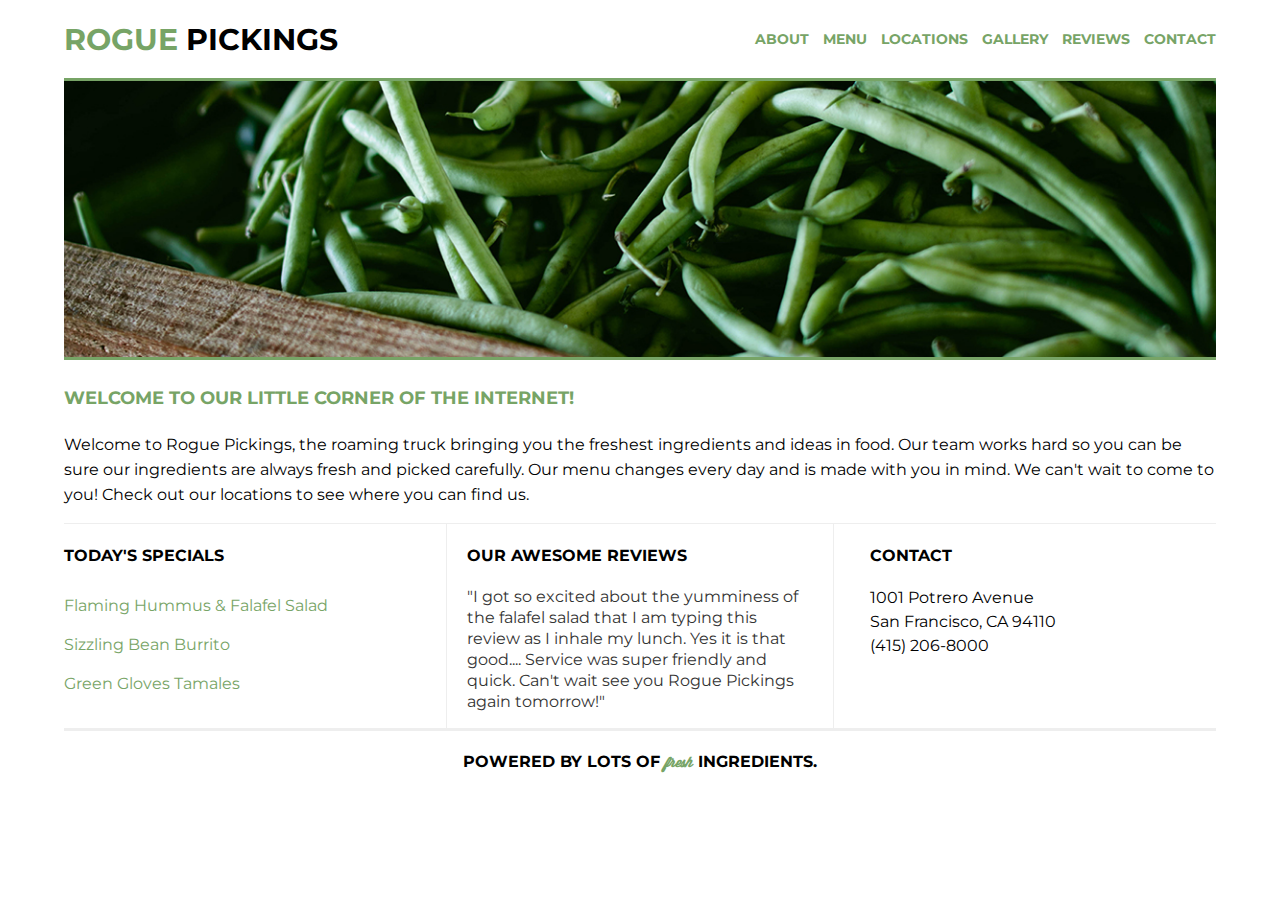
<file: projects/rogue/index.html>
<!doctype html>
<html>
    <head>
        <meta charset="utf-8">
        <meta http-equiv="x-ua-compatible" content="ie=edge">
        <title>Rogue Pickings | Brush Up Those Skills!</title>
        <meta name="viewport" content="width=device-width, initial-scale=1, shrink-to-fit=no">
        <link rel="stylesheet" href="css/normalize.css">
        <link rel="stylesheet" href="css/main.css">
        <link href="https://fonts.googleapis.com/css?family=Montserrat:400,700" rel="stylesheet">
    </head>
    <body>
        <div class="container">
            <header>
                <h1><span>rogue</span> pickings</h1>
                <nav>
                    <ul>
                        <li>
                            <a href="">About</a>
                        </li>
                        <li>
                            <a href="">Menu</a>
                        </li>
                        <li>
                            <a href="">Locations</a>
                        </li>
                        <li>
                            <a href="">Gallery</a>
                        </li>
                        <li>
                            <a href="">Reviews</a>
                        </li>
                        <li>
                            <a href="">Contact</a>
                        </li>
                    </ul>
                </nav>
            </header>
            <section class="top-section">
                <div class="main-image"><img src="img/download.jpg" alt="green beans" /></div>
                <div class="main-title">
                    <h3>Welcome to our little corner of the internet!</h3>
                    <p>Welcome to Rogue Pickings, the roaming truck bringing you the freshest ingredients and ideas in food. Our team works hard so you can be sure our ingredients are always fresh and picked carefully. Our menu changes every day and is made with you in mind. We can't wait to come to you! Check out our locations to see where you can find us.</p>
                </div>
            </section>
            <section class="bottom-section">
                <div class="section-one">
                    <h4>Today's Specials</h4>
                    <ul class="menu">
                        <li>Flaming Hummus &amp; Falafel Salad</li>
                        <li>Sizzling Bean Burrito</li>
                        <li>Green Gloves Tamales</li>
                    </ul>
                </div>
                <div class="section-two">
                    <h4>Our Awesome Reviews</h4>
                    <p class="reviews">"I got so excited about the yumminess of the falafel salad that I am typing this review as I inhale my lunch. Yes it is that good.... Service was super friendly and quick. Can't wait see you Rogue Pickings again tomorrow!"</p>
                </div>
                <div class="section-three"><h4>Contact</h4>
                    <p class="address">1001 Potrero Avenue<br>
                        San Francisco, CA 94110<br>
                        (415) 206-8000 </p>
                </div>
            </section>
            <footer>
                <h4>Powered by lots of <span>fresh</span> ingredients.</h4>
            </footer>
        </div>
    </body>
</html>
</file>
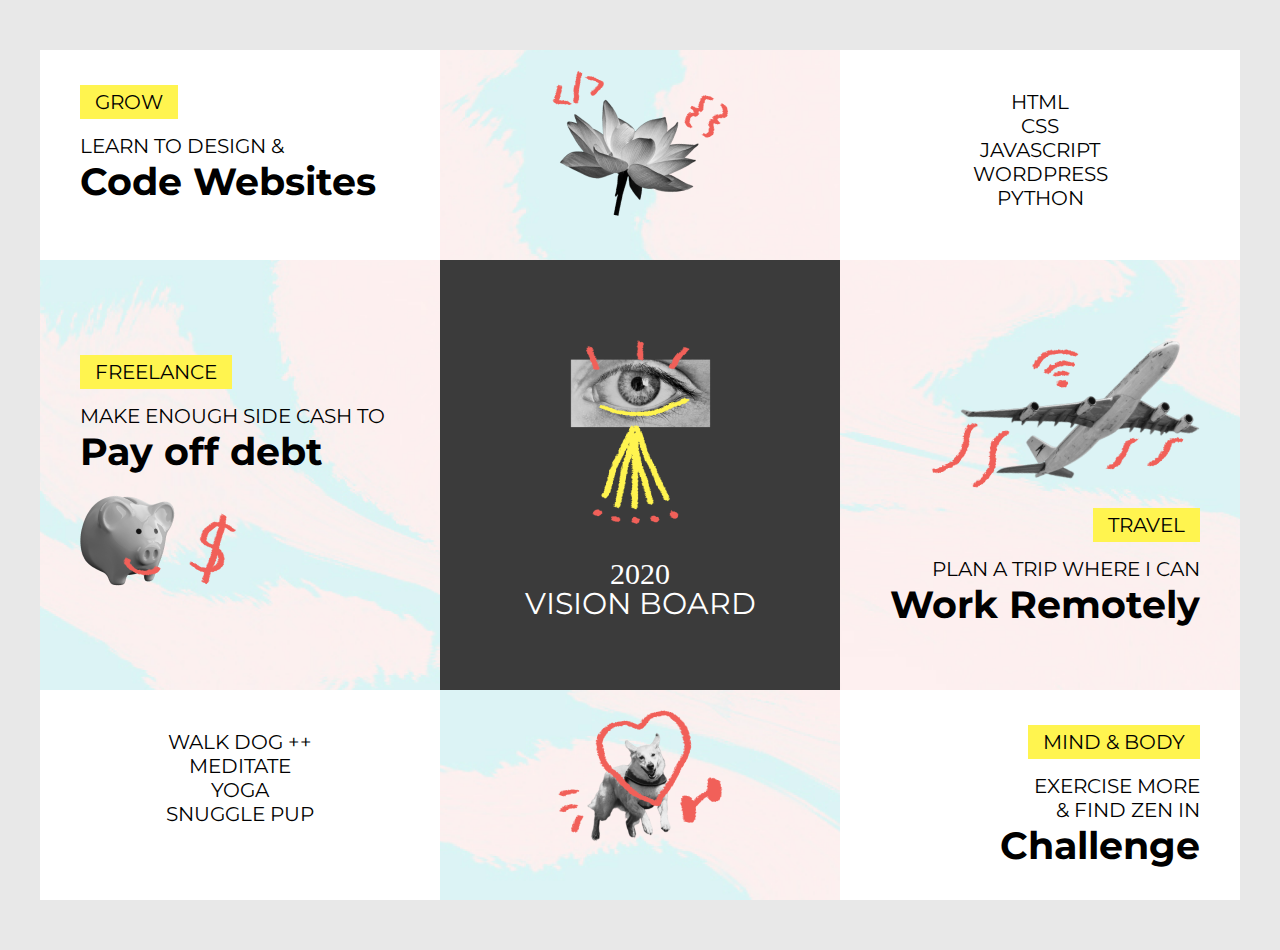
<file: projects/vision-board/index.html>
<!doctype html>
<html lang="en">
<head>
	<meta charset="utf-8">
    <title>Vision Board Project</title>
		<link href="https://fonts.googleapis.com/css2?family=Montserrat:wght@700&family=Permanent+Marker&display=swap" rel="stylesheet">
		<link rel="stylesheet" href="css/normalize.css">
		<link rel="stylesheet" href="css/main.css">
</head>
<body>
	<div id="vision-board">
			<div class="block small-block light-bg">
				<p><span class="highlight">grow</span></p>
				<p>learn to design &amp;<br><strong>Code Websites</strong></p>
			</div>
			<div class="block small-block center">
				<img src="img/flower.png" alt="flower">
			</div>
			<div class="block small-block center light-bg">
				<p>
					html<br>
				  css<br>
				 	javascript<br>
				 	wordpress<br>
				 	python</p>
	 	 	</div>
		 	<div class="block large-block">
				<p><span class="highlight">freelance</span></p>
				<p>make enough side cash to <strong>Pay off debt</strong></p>
				<img src="img/piggy.png" alt="piggy">
			</div>
			<div class="block large-block center dark-bg">
				<img src="img/eye.png" alt="eye">
				<p class="title"><span class="year">2020</span><br>Vision Board</p>
			</div>
			<div class="block large-block right">
				<img src="img/plane.png" alt="plane">
				<p><span class="highlight">travel</span></p>
				<p>plan a trip where I can<br><strong>Work Remotely</strong></p>
			</div>
			<div class="block small-block center light-bg">
				<p>
					walk dog ++<br>
				 	meditate<br>
				 	yoga<br>
				 	snuggle pup
				</p>
			 </div>
			 <div class="block small-block center">
				 <img src="img/doggo.png" alt="doggo">
			</div>
			<div class="block small-block right light-bg">
				<p><span class="highlight">mind &amp; body</span></p>
				<p>exercise more<br>&amp; find zen in<br><strong>Challenge</strong></p>
			</div>
	</div>
</body>
</html>
</file>
<file: projects/rogue/css/main.css>
html{
    font-size: 16px;
}
@font-face {
	font-family: 'Wisdom Script';
	src: url('../fonts/wisdom-script.otf') format('opentype');
}

body {
    font-family: 'Montserrat', Helvetica, Arial, sans-serif;
    display: flex;
    justify-content: center;
    align-items: center;
    font-size: 1em;
}

.container {
	max-width: 1200px;
    width: 90%;
    display: flex;
    justify-content: center;
    align-items: center;
    flex-flow: row wrap;
}

h1,
h2,
h3,
h4 {
	color: black;
	text-transform: uppercase;
	font-weight: 700;
}

p {
	font-size: 14px;
	line-height: 21px;
}

ul {
    margin: 0;
}

/*The widths are in a percentage!*/
header {
	border-bottom: 3px solid #77a466;
    text-align: center;
    width: 100%;
    display: flex;
    justify-content: center;
    align-items: center;
    flex-flow: row wrap;
}

header h1 {
    font-size: 1.875em;
	margin: 0;
    padding: 38px 20px 20px 20px; 
    border-bottom: 3px solid #77a466; 
    width: 100%;
}
header h1 span {
	color: #77a466;
}

header nav {
    padding: 20px 0; 
    width: 100%; 
}

header nav ul {
	margin: 0;
	padding: 0;
}

header nav ul li {
	text-transform: uppercase;
	font-weight: 700;
	font-size: .875em;
    padding: 10px 0;
    list-style: none;
}

header nav ul li a {
	text-decoration: none;
	color:#77a466;
}

/*The widths are in a percentage!*/
.top-section,
.bottom-section {
    display: flex;
    justify-content: center;
    align-items: center;
    flex-flow: row wrap;
}

.main-image img {
	width: 100%;
	border-bottom: 3px solid #77a466;
}

.main-title h3 {
	text-align: left;
	padding: 5px 0;
    color: #77a466;
    font-size: 1.125em;
}

.main-title p {
	padding: 0;
	font-size: 1em;
	line-height: 1.5625;
}

.section-one,
.section-two,
.section-three {
    border-top: 1px solid #eee;
    width: 100%;
}

.menu {
	list-style: none;
	padding: 0;
}

.menu li {
	padding: 10px 0;
	color:#77a466;
}

.reviews {
	color: #333;
	font-size: 1em;
	line-height: 1.3125;
}

.address {
	font-size: 1em;
	line-height: 1.5;
}

/*The widths are in a percentage!*/
footer {
	border-top: 3px solid #eee;
    text-align: center;
    width: 100%; 
    display: flex;
    justify-content: center;
    align-items: center;
    flex-flow: row wrap;
}

footer span {
	font-family: 'Wisdom Script', cursive;
	text-transform: lowercase;
	color: #77a466;
	font-size: .875em;
}

@media only screen and (min-width: 768px) {
    .bottom-section{
        justify-content: space-between;
        align-items: flex-start;
        border-top: 1px solid #eee;
    }

    .section-one,
    .section-two,
    .section-three {
        border-top: none;
        flex-basis: 30%;
    }

    .section-two {
        border-left: 1px solid #eee;
        border-right: 1px solid #eee;
        padding: 0 20px;
    }
}

@media only screen and (min-width: 1200px) {
    header {
        justify-content: space-between;
    }

    header h1 {
        width: 30%;
        padding: 0;
        border-bottom: none;
        text-align: left;
    }

    header nav {
        width: 40%;
    }

    header nav ul {
        display: flex;
        justify-content: space-between;
    }
}
</file>
<file: projects/vision-board/css/main.css>
body {
  background: #E8E8E8;
}

#vision-board {
  background-image: url('../img/background.png');
  background-size: cover;
  font-family: 'Montserrat', sans-serif;
  font-size: 20px;
  height: 850px;
  margin: 50px auto;
  overflow: auto;
  text-transform: uppercase;
  width: 1200px;
}

.block {
  box-sizing: border-box;
  float: left;
  width: 400px;
}

.small-block {
  height: 210px;
  padding: 20px 40px;
}

.large-block {
  height: 430px;
  padding: 80px 40px;
}

.center {
  text-align: center;
}

.right {
  text-align: right;
}

.light-bg {
  background: #FFF;
}

.dark-bg {
  background: #3B3B3B;
}

.year {
  font-family: 'Permanent Marker';
  line-height: 20px;
}

.title {
  color: #FFF;
  font-size: 1.5em;
  line-height: 30px;
}

.highlight {
  background: #FFF44F;
  padding: 5px 15px;
}

strong {
  font-size: 1.9em;
  text-transform: none;
}
</file>
